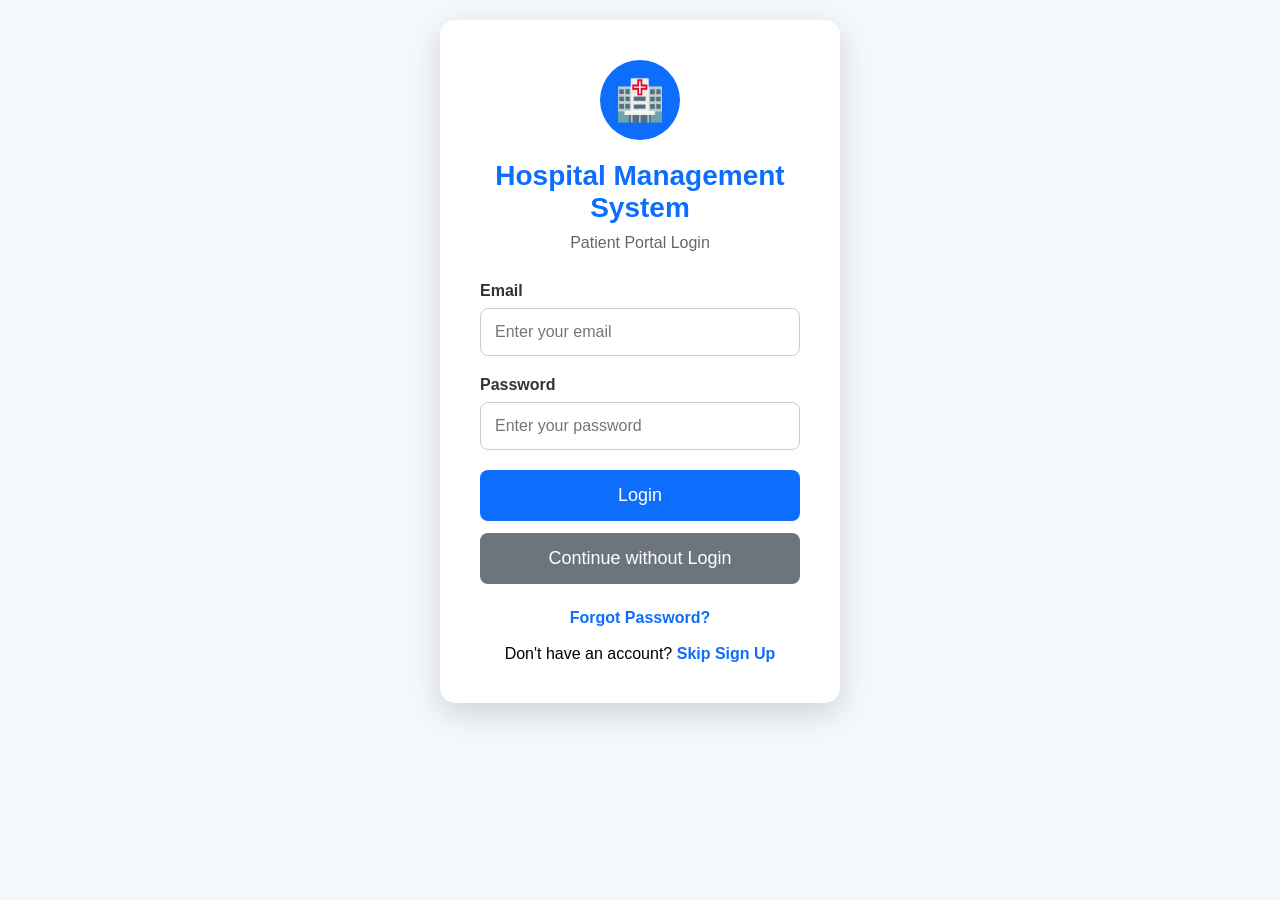
<file: index.html>
<!DOCTYPE html>
<html lang="en">
<head>
    <meta charset="UTF-8">
    <meta name="viewport" content="width=device-width, initial-scale=1.0">
    <title>Hospital Management System - Login</title>

    <link rel="stylesheet" href="style.css">
</head>
<body>

<div class="login-container">

    <div class="login-card">

        <div class="logo">
            🏥
        </div>

        <h1>Hospital Management System</h1>

        <p class="subtitle">Patient Portal Login</p>

        <form id="loginForm">

            <div class="input-group">
                <label for="email">Email</label>
                <input
                    type="email"
                    id="email"
                    name="email"
                    placeholder="Enter your email"
                    required>
            </div>

            <div class="input-group">
                <label for="password">Password</label>
                <input
                    type="password"
                    id="password"
                    name="password"
                    placeholder="Enter your password"
                    required>
            </div>

            <button type="submit" class="login-btn">
                Login
            </button>
            <button type="button" class="login-btn guest-btn" id="guestBtn">
                Continue without Login
            </button>

        </form>

        <div class="links">

            <a href="#">Forgot Password?</a>

            <br><br>

            <span>Don't have an account?</span>

            <a href="#" id="skipSignup">Skip Sign Up</a>

        </div>

    </div>

</div>

<script src="script.js"></script>

</body>
</html>
</file>
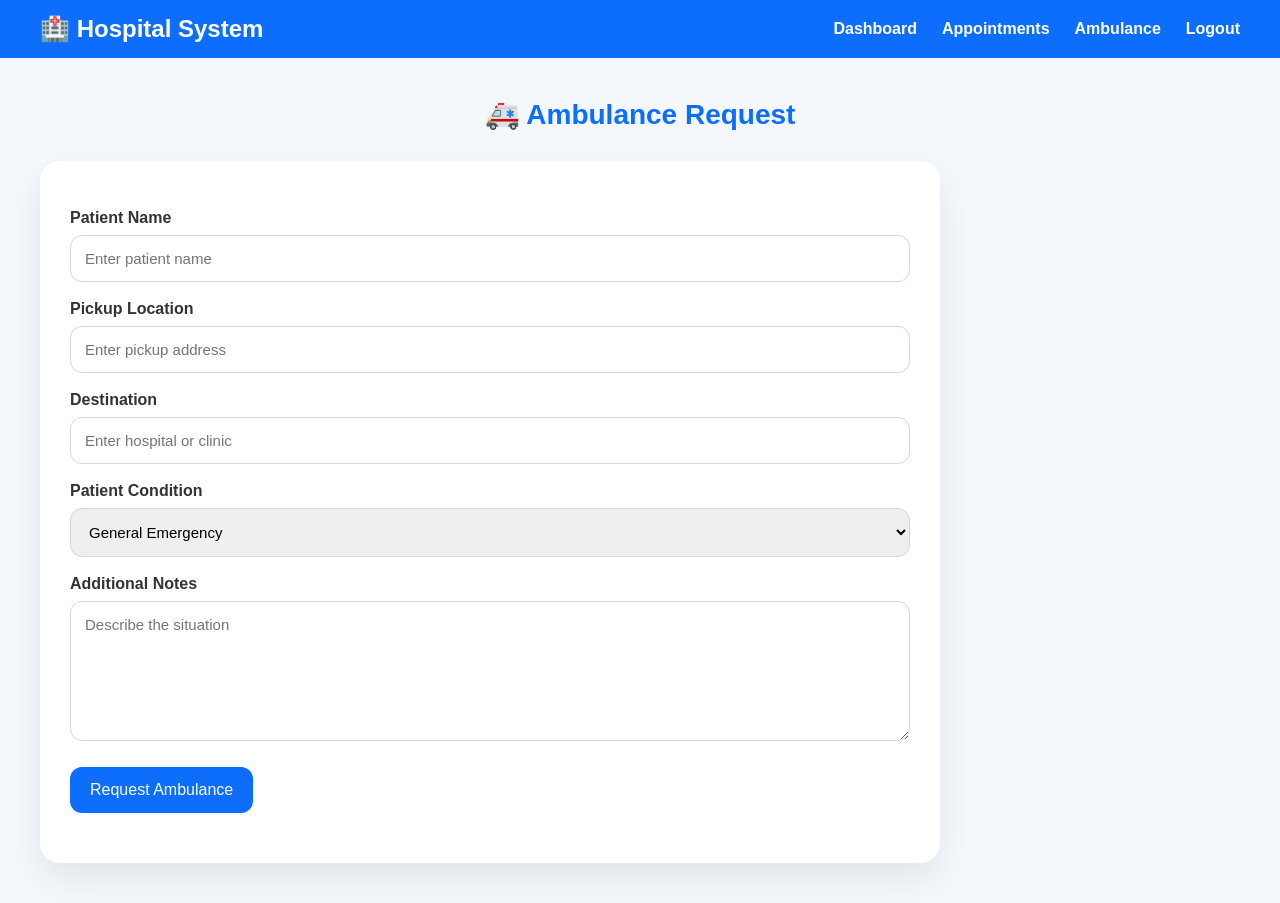
<file: ambulance.html>
<!DOCTYPE html>
<html lang="en">
<head>
    <meta charset="UTF-8">
    <meta name="viewport" content="width=device-width, initial-scale=1.0">
    <title>Ambulance Request</title>
    <link rel="stylesheet" href="style.css">
</head>
<body>

<header class="navbar">
    <div class="logo-text">🏥 Hospital System</div>
    <ul class="nav-links">
        <li><a href="dashboard.html">Dashboard</a></li>
        <li><a href="appointments.html">Appointments</a></li>
        <li><a href="ambulance.html">Ambulance</a></li>
        <li><a href="index.html">Logout</a></li>
    </ul>
</header>

<div class="dashboard">
    <h1>🚑 Ambulance Request</h1>
    <div class="ambulance-box">
        <label for="patientName">Patient Name</label>
        <input id="patientName" type="text" placeholder="Enter patient name">

        <label for="pickupLocation">Pickup Location</label>
        <input id="pickupLocation" type="text" placeholder="Enter pickup address">

        <label for="destination">Destination</label>
        <input id="destination" type="text" placeholder="Enter hospital or clinic">

        <label for="condition">Patient Condition</label>
        <select id="condition">
            <option>General Emergency</option>
            <option>Critical</option>
            <option>Medical Transport</option>
            <option>Post-surgery Transfer</option>
        </select>

        <label for="notes">Additional Notes</label>
        <textarea id="notes" placeholder="Describe the situation"></textarea>

        <button type="button" onclick="requestAmbulance()">Request Ambulance</button>
        <div id="ambulanceStatus"></div>
    </div>
</div>

<script>
function requestAmbulance() {
    document.getElementById("ambulanceStatus").innerHTML = `
        <div style="background:#d1e7dd; padding:20px; margin-top:20px; border-radius:10px;">
            <h2 style="color:green;">✅ Ambulance Requested</h2>
            <p>Your request has been received. The ambulance will arrive shortly.</p>
            <p><b>Patient:</b> ${document.getElementById("patientName").value || "Not specified"}</p>
            <p><b>Pickup:</b> ${document.getElementById("pickupLocation").value || "Not specified"}</p>
        </div>
    `;
}
</script>

</body>
</html>
</file>
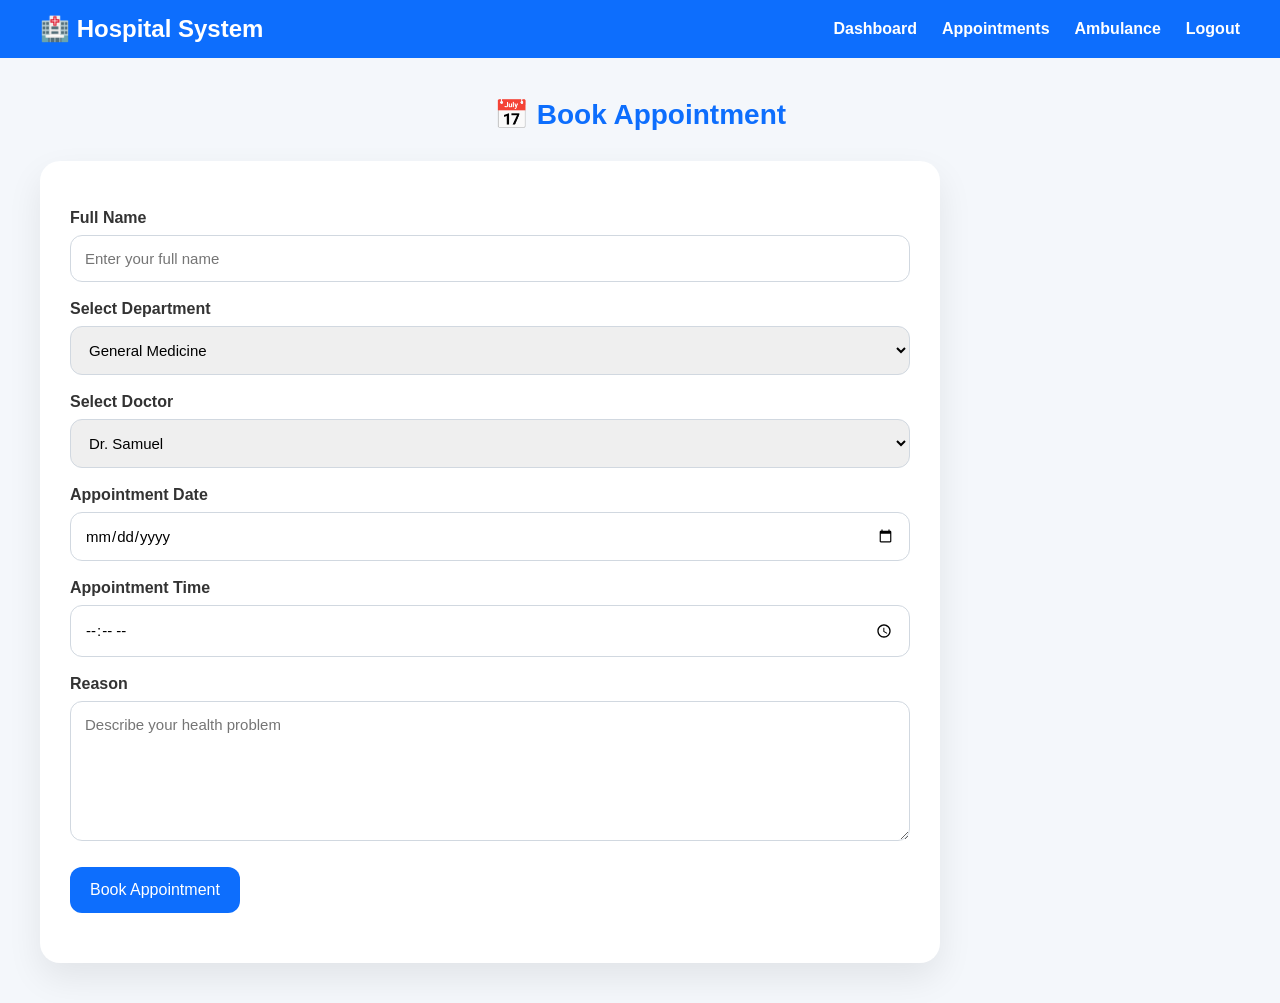
<file: appointments.html>
<!DOCTYPE html>
<html lang="en">
<head>
<meta charset="UTF-8">
<meta name="viewport" content="width=device-width, initial-scale=1.0">

<title>Book Appointment</title>

<link rel="stylesheet" href="style.css">

</head>
<body>

<header class="navbar">

<div class="logo-text">
🏥 Hospital System
</div>

<ul class="nav-links">
<li><a href="dashboard.html">Dashboard</a></li>
<li><a href="appointments.html">Appointments</a></li>
<li><a href="ambulance.html">Ambulance</a></li>
<li><a href="index.html">Logout</a></li>
</ul>

</header>

<div class="dashboard">

<h1>📅 Book Appointment</h1>

<div class="ambulance-box">

<label>Full Name</label>
<input type="text" placeholder="Enter your full name">

<label>Select Department</label>

<select>

<option>General Medicine</option>
<option>Cardiology</option>
<option>Pediatrics</option>
<option>Gynecology</option>
<option>Orthopedics</option>
<option>Dermatology</option>

</select>

<label>Select Doctor</label>

<select>

<option>Dr. Samuel</option>
<option>Dr. Hana</option>
<option>Dr. Daniel</option>
<option>Dr. Ruth</option>

</select>

<label>Appointment Date</label>

<input type="date">

<label>Appointment Time</label>

<input type="time">

<label>Reason</label>

<textarea rows="4"
placeholder="Describe your health problem"></textarea>

<button onclick="bookAppointment()">

Book Appointment

</button>

<div id="appointmentStatus"></div>

</div>

</div>

<script>

function bookAppointment(){

document.getElementById("appointmentStatus").innerHTML=`

<div style="background:#d1e7dd;
padding:20px;
margin-top:20px;
border-radius:10px;">

<h2 style="color:green;">
✅ Appointment Booked
</h2>

<p><b>Doctor:</b> Dr. Samuel</p>

<p><b>Date:</b> Tomorrow</p>

<p><b>Time:</b> 10:30 AM</p>

<p>Please arrive 15 minutes early.</p>

</div>

`;

}

</script>

</body>
</html>
</file>
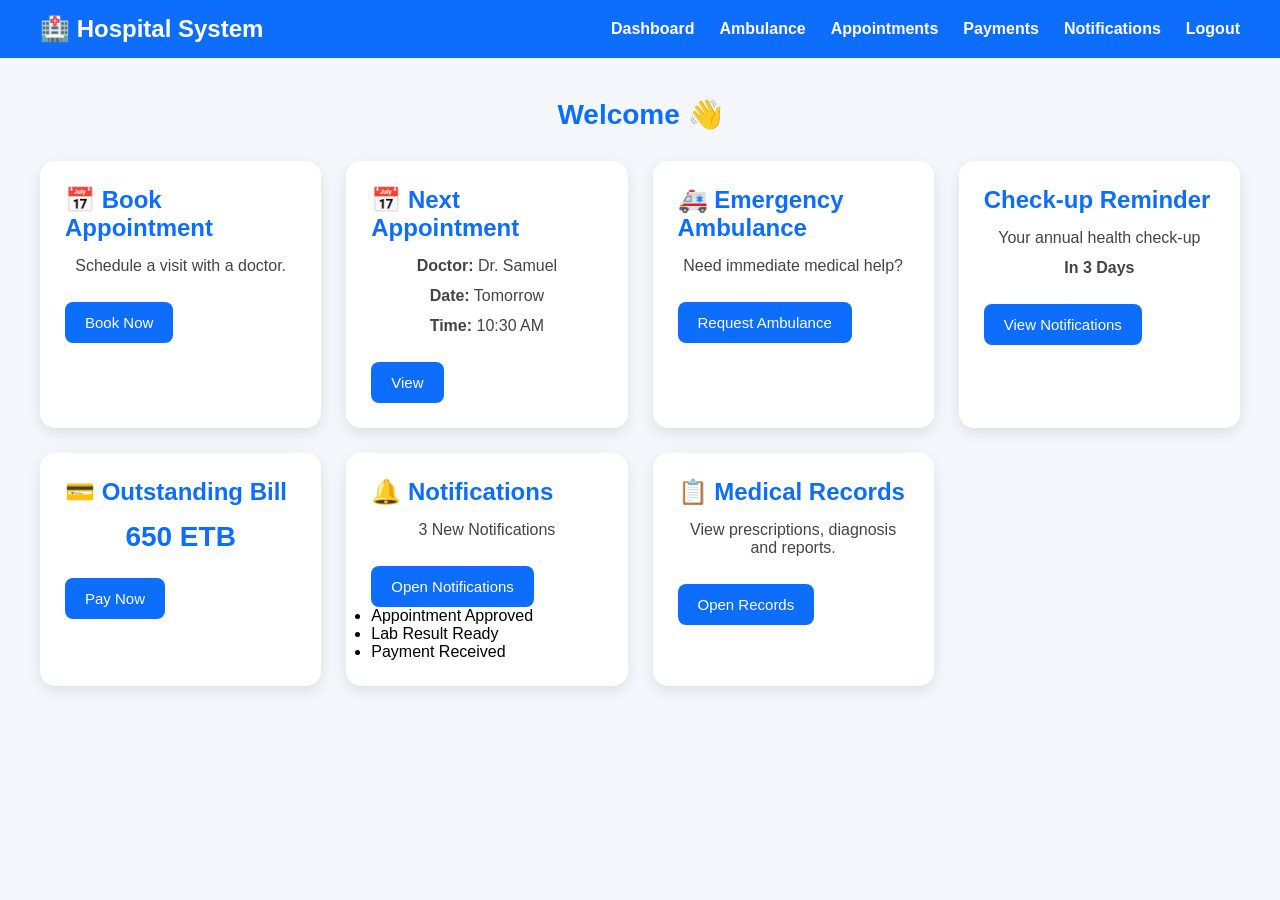
<file: dashboard.html>
<!DOCTYPE html>
<html lang="en">
<head>
    <meta charset="UTF-8">
    <meta name="viewport" content="width=device-width, initial-scale=1.0">
    <title>Patient Dashboard</title>

    <link rel="stylesheet" href="style.css">
</head>
<body>

<!-- Navbar -->

<header class="navbar">

    <div class="logo-text">
        🏥 Hospital System
    </div>

    <ul class="nav-links">
        <li><a href="dashboard.html">Dashboard</a></li>
        <li><a href="ambulance.html">Ambulance</a></li>
        <li><a href="appointments.html">Appointments</a></li>
        <li><a href="payments.html">Payments</a></li>
        <li><a href="notifications.html">Notifications</a></li>
        <li><a href="index.html">Logout</a></li>
    </ul>

</header>


<!-- Main -->

<div class="dashboard">

    <h1>Welcome 👋</h1>

    <p id="userEmail"></p>

    <div class="card-container">
        <div class="card">

<h2>📅 Book Appointment</h2>

<p>Schedule a visit with a doctor.</p>

<button onclick="window.location='appointments.html'">

Book Now

</button>

</div>

        <div class="card">
            <h2>📅 Next Appointment</h2>

            <p><strong>Doctor:</strong> Dr. Samuel</p>

            <p><strong>Date:</strong> Tomorrow</p>

            <p><strong>Time:</strong> 10:30 AM</p>

            <button>View</button>

        </div>


        <div class="card">

            <h2>🚑 Emergency Ambulance</h2>

            <p>Need immediate medical help?</p>

            <button onclick="window.location='ambulance.html'">

                Request Ambulance

            </button>

        </div>



        <div class="card">

            <h2>Check-up Reminder</h2>

            <p>Your annual health check-up</p>

            <p><strong>In 3 Days</strong></p>

            <button onclick="window.location='notifications.html'">

              View Notifications

            </button>

        </div>



        <div class="card">

            <h2>💳 Outstanding Bill</h2>

            <h1>650 ETB</h1>

            <button onclick="window.location='payments.html'">

             Pay Now

             </button>

        </div>



        <div class="card">

            <h2>🔔 Notifications</h2>

               <p>3 New Notifications</p>

             <button onclick="window.location='notifications.html'">

               Open Notifications

             </button>

            <ul>

                <li>Appointment Approved</li>

                <li>Lab Result Ready</li>

                <li>Payment Received</li>

            </ul>

        </div>



        <div class="card">

            <h2>📋 Medical Records</h2>

            <p>View prescriptions, diagnosis and reports.</p>

            <button>Open Records</button>

        </div>

    </div>

</div>



<script>

const email = localStorage.getItem("patientEmail");

if(email){

document.getElementById("userEmail").innerHTML="Logged in as: <b>"+email+"</b>";

}

</script>

</body>
</html>
</file>
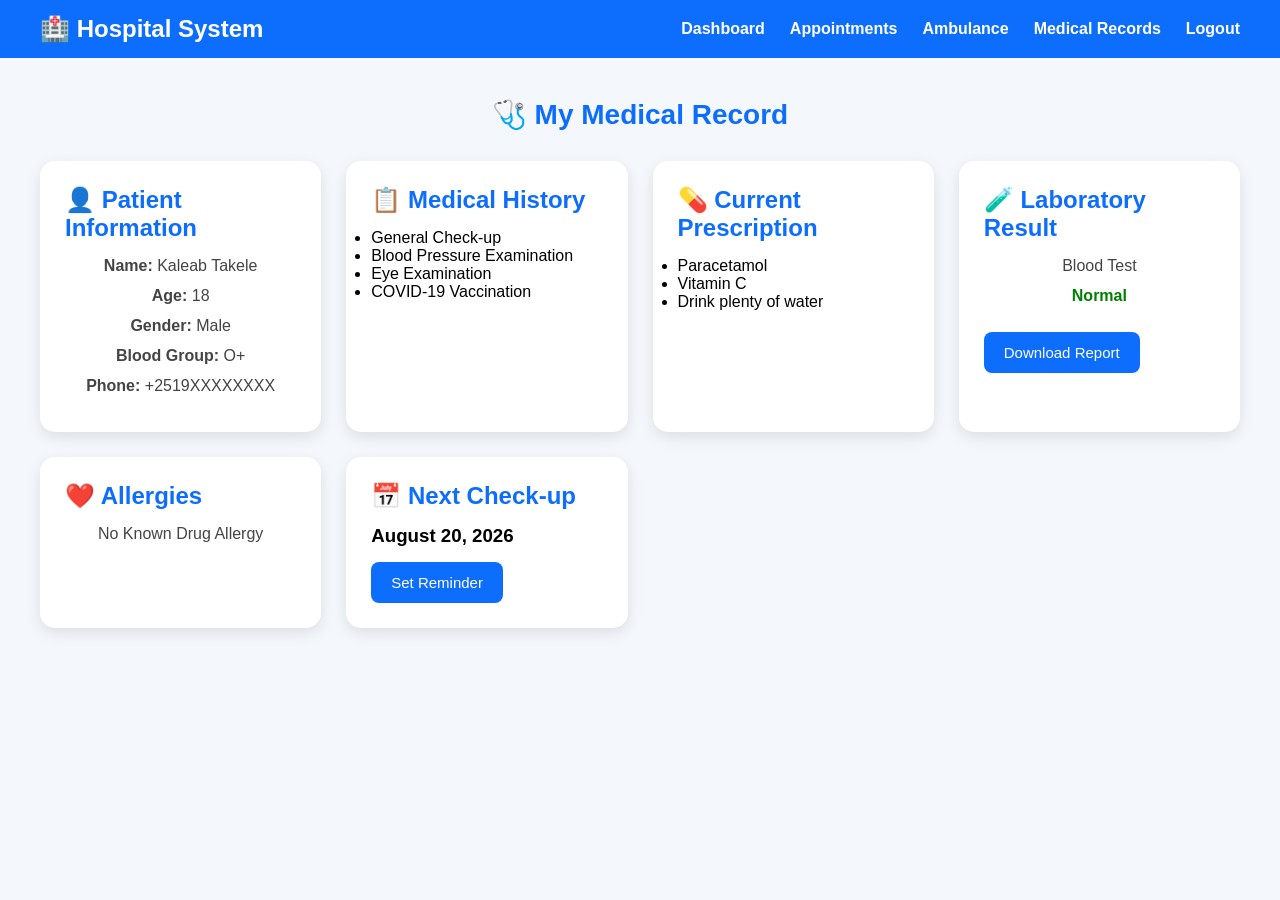
<file: medical.html>
<!DOCTYPE html>
<html lang="en">
<head>
<meta charset="UTF-8">
<meta name="viewport" content="width=device-width, initial-scale=1.0">
<title>Medical Records</title>

<link rel="stylesheet" href="style.css">

</head>
<body>

<header class="navbar">

<div class="logo-text">
🏥 Hospital System
</div>

<ul class="nav-links">
<li><a href="dashboard.html">Dashboard</a></li>
<li><a href="appointments.html">Appointments</a></li>
<li><a href="ambulance.html">Ambulance</a></li>
<li><a href="medical.html">Medical Records</a></li>
<li><a href="index.html">Logout</a></li>
</ul>

</header>

<div class="dashboard">

<h1>🩺 My Medical Record</h1>

<div class="card-container">

<div class="card">

<h2>👤 Patient Information</h2>

<p><strong>Name:</strong> Kaleab Takele</p>

<p><strong>Age:</strong> 18</p>

<p><strong>Gender:</strong> Male</p>

<p><strong>Blood Group:</strong> O+</p>

<p><strong>Phone:</strong> +2519XXXXXXXX</p>

</div>

<div class="card">

<h2>📋 Medical History</h2>

<ul>

<li>General Check-up</li>

<li>Blood Pressure Examination</li>

<li>Eye Examination</li>

<li>COVID-19 Vaccination</li>

</ul>

</div>

<div class="card">

<h2>💊 Current Prescription</h2>

<ul>

<li>Paracetamol</li>

<li>Vitamin C</li>

<li>Drink plenty of water</li>

</ul>

</div>

<div class="card">

<h2>🧪 Laboratory Result</h2>

<p>Blood Test</p>

<p style="color:green;"><strong>Normal</strong></p>

<button>Download Report</button>

</div>

<div class="card">

<h2>❤️ Allergies</h2>

<p>No Known Drug Allergy</p>

</div>

<div class="card">

<h2>📅 Next Check-up</h2>

<h3>August 20, 2026</h3>

<button>Set Reminder</button>

</div>

</div>

</div>

</body>
</html>
</file>
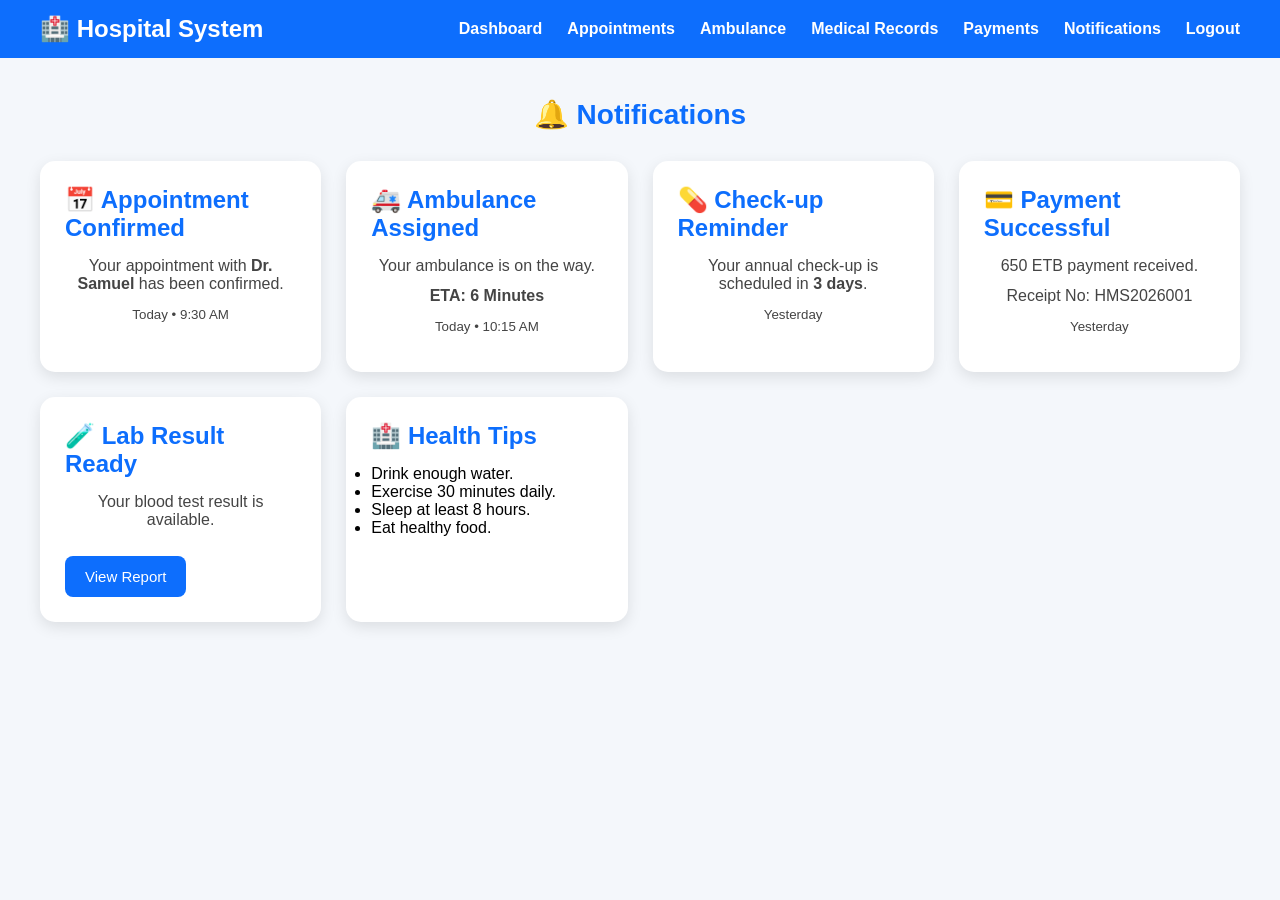
<file: notifications.html>
<!DOCTYPE html>
<html lang="en">
<head>

<meta charset="UTF-8">
<meta name="viewport" content="width=device-width, initial-scale=1.0">

<title>Notifications</title>

<link rel="stylesheet" href="style.css">

</head>
<body>

<header class="navbar">

<div class="logo-text">
🏥 Hospital System
</div>

<ul class="nav-links">
<li><a href="dashboard.html">Dashboard</a></li>
<li><a href="appointments.html">Appointments</a></li>
<li><a href="ambulance.html">Ambulance</a></li>
<li><a href="medical.html">Medical Records</a></li>
<li><a href="payments.html">Payments</a></li>
<li><a href="notifications.html">Notifications</a></li>
<li><a href="index.html">Logout</a></li>
</ul>

</header>

<div class="dashboard">

<h1>🔔 Notifications</h1>

<div class="card-container">

<div class="card">

<h2>📅 Appointment Confirmed</h2>

<p>Your appointment with <b>Dr. Samuel</b> has been confirmed.</p>

<p><small>Today • 9:30 AM</small></p>

</div>

<div class="card">

<h2>🚑 Ambulance Assigned</h2>

<p>Your ambulance is on the way.</p>

<p><b>ETA: 6 Minutes</b></p>

<p><small>Today • 10:15 AM</small></p>

</div>

<div class="card">

<h2>💊 Check-up Reminder</h2>

<p>Your annual check-up is scheduled in <b>3 days</b>.</p>

<p><small>Yesterday</small></p>

</div>

<div class="card">

<h2>💳 Payment Successful</h2>

<p>650 ETB payment received.</p>

<p>Receipt No: HMS2026001</p>

<p><small>Yesterday</small></p>

</div>

<div class="card">

<h2>🧪 Lab Result Ready</h2>

<p>Your blood test result is available.</p>

<button onclick="alert('Opening laboratory report...')">

View Report

</button>

</div>

<div class="card">

<h2>🏥 Health Tips</h2>

<ul>

<li>Drink enough water.</li>

<li>Exercise 30 minutes daily.</li>

<li>Sleep at least 8 hours.</li>

<li>Eat healthy food.</li>

</ul>

</div>

</div>

</div>

</body>
</html>
</file>
<file: style.css>
/* ===========================
   Hospital Management System
   style.css
=========================== */

*{
    margin:0;
    padding:0;
    box-sizing:border-box;
    font-family:Arial, Helvetica, sans-serif;
}

body{
    background:linear-gradient(135deg,#eaf6ff,#cde8ff);
    min-height:100vh;
    display:flex;
    justify-content:center;
    align-items:center;
}

.login-container{
    width:100%;
    display:flex;
    justify-content:center;
    align-items:center;
    padding:20px;
}

.login-card{
    width:400px;
    background:#ffffff;
    border-radius:15px;
    padding:40px;
    box-shadow:0 10px 30px rgba(0,0,0,.15);
}

.logo{
    width:80px;
    height:80px;
    margin:auto;
    background:#0d6efd;
    color:white;
    border-radius:50%;
    display:flex;
    justify-content:center;
    align-items:center;
    font-size:40px;
    margin-bottom:20px;
}

h1{
    text-align:center;
    color:#0d6efd;
    margin-bottom:10px;
    font-size:28px;
}

p{
    text-align:center;
    color:#666;
    margin-bottom:30px;
}

.input-group{
    margin-bottom:20px;
}

.input-group label{
    display:block;
    margin-bottom:8px;
    font-weight:bold;
    color:#333;
}

.input-group input{
    width:100%;
    padding:14px;
    border:1px solid #ccc;
    border-radius:8px;
    font-size:16px;
    transition:.3s;
}

.input-group input:focus{
    border-color:#0d6efd;
    outline:none;
    box-shadow:0 0 8px rgba(13,110,253,.3);
}

.login-btn{
    width:100%;
    padding:15px;
    background:#0d6efd;
    color:white;
    border:none;
    border-radius:8px;
    font-size:18px;
    cursor:pointer;
    transition:.3s;
}

.login-btn:hover{
    background:#0b5ed7;
}

.login-btn.guest-btn{
    margin-top:12px;
    background:#6c757d;
}

.login-btn.guest-btn:hover{
    background:#5a6268;
}

.links{
    text-align:center;
    margin-top:25px;
}

.links a{
    color:#0d6efd;
    text-decoration:none;
    font-weight:bold;
}

.links a:hover{
    text-decoration:underline;
}

/* Mobile */

@media (max-width:500px){
    .login-card{
        width:100%;
        padding:30px 20px;
    }

    h1{
        font-size:22px;
    }

    .logo{
        width:70px;
        height:70px;
        font-size:34px;
    }
}

/* ===========================
   Dashboard
=========================== */

body{
    background:#f4f7fb;
    min-height:auto;
    display:block;
    justify-content:initial;
    align-items:initial;
}

.navbar{
    background:#0d6efd;
    color:white;
    display:flex;
    justify-content:space-between;
    align-items:center;
    padding:15px 40px;
}

.logo-text{
    font-size:24px;
    font-weight:bold;
}

.nav-links{
    list-style:none;
    display:flex;
    gap:25px;
}

.nav-links a{
    color:white;
    text-decoration:none;
    font-weight:bold;
}

.nav-links a:hover{
    color:#ffe082;
}

.dashboard{
    padding:40px;
}

.card-container{
    display:grid;
    grid-template-columns:repeat(auto-fit,minmax(280px,1fr));
    gap:25px;
    margin-top:30px;
}

.card{
    background:white;
    padding:25px;
    border-radius:15px;
    box-shadow:0 5px 15px rgba(0,0,0,.1);
    transition:.3s;
}

.card:hover{
    transform:translateY(-6px);
}

.card h2{
    margin-bottom:15px;
    color:#0d6efd;
}

.card p{
    margin-bottom:12px;
    color:#444;
}

.card button{
    margin-top:15px;
    background:#0d6efd;
    color:white;
    border:none;
    padding:12px 20px;
    border-radius:8px;
    cursor:pointer;
    font-size:15px;
}

.card button:hover{
    background:#084298;
}

.ambulance-box{
    background:white;
    padding:30px;
    border-radius:20px;
    box-shadow:0 15px 35px rgba(0,0,0,.08);
    max-width:900px;
    margin-top:30px;
}

.ambulance-box label{
    display:block;
    margin:18px 0 8px;
    font-weight:600;
    color:#333;
}

.ambulance-box input,
.ambulance-box select,
.ambulance-box textarea{
    width:100%;
    padding:14px;
    border:1px solid #d1d8e0;
    border-radius:12px;
    font-size:15px;
    transition:.3s;
}

.ambulance-box textarea{
    min-height:140px;
    resize:vertical;
}

.ambulance-box button{
    margin-top:22px;
    background:#0d6efd;
    color:white;
    border:none;
    padding:14px 20px;
    border-radius:12px;
    cursor:pointer;
    font-size:16px;
}

.ambulance-box button:hover{
    background:#084298;
}

#appointmentStatus,
#ambulanceStatus{
    margin-top:20px;
}

@media (max-width:768px){
    .navbar{
        flex-direction:column;
        gap:15px;
    }

    .nav-links{
        flex-wrap:wrap;
        justify-content:center;
    }

    .dashboard{
        padding:20px;
    }
}
</file>
